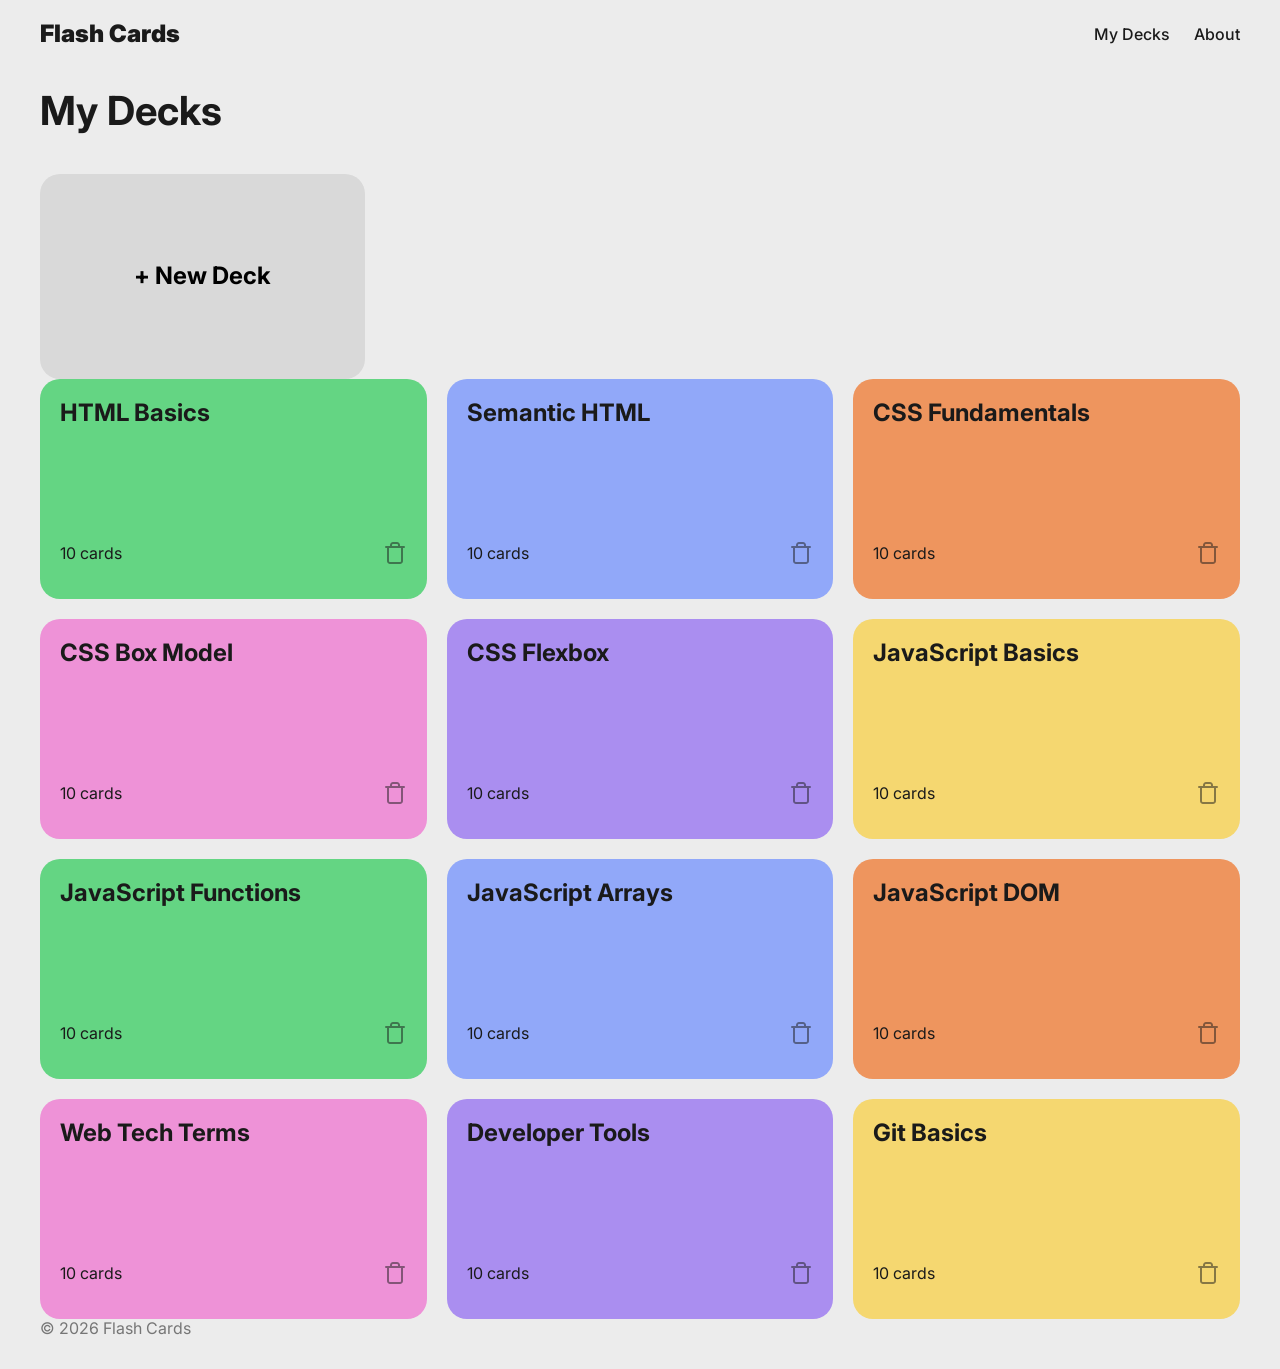
<file: Project/index.html>
<!DOCTYPE html>
<html lang="en">
<head>
    <meta charset="UTF-8">
    <meta name="viewport" content="width=device-width, initial-scale=1.0">
    <title>Flash Cards</title>
    <link rel="icon" href="./favicon.ico">
    <link rel="stylesheet" href="./assets/vendor/normalize.css">
    <link rel="stylesheet" href="./assets/css/style.css">
    <link href="https://fonts.googleapis.com/css2?family=Inter:wght@400;500;700;900&display=swap" rel="stylesheet">
</head>
<body class="page">

    <header class="header">
        <h1 class="header__title">
            <a href="#home" class="header__link">Flash Cards</a>
        </h1>
        <nav class="nav">
            <ul class="nav__links">
                <li><a href="#home" class="nav__link">My Decks</a></li>
                <li><a href="#about" class="nav__link">About</a></li>
            </ul>
        </nav>
    </header>

    <main class="page__main-content">
        <!-- Home View -->
        <section id="home" class="decks">
            <h2 class="decks__title">My Decks</h2>
         

            <template id="deck-template">
                <li class="deck">
                    <a href="#" class="deck__link"></a>
                    <h3 class="deck__title"></h3>
                    <div class="deck__row">
                        <p class="deck__count"></p>
                        <button class="deck__delete-btn" type="button" aria-label="Delete this deck"></button>
                    </div>
                </li>
            </template>

            <button class="decks__new-deck-btn" type="button">+ New Deck</button>
        <ul class="decks__list"></ul>
        </section>

        <!-- Carousel View -->
        <section id="carousel" class="carousel">
            <h2 class="carousel__title"></h2>
            
            <div class="carousel__row">
                <button type="button" class="carousel__btn carousel__btn_type_left" aria-label="Previous card"></button>
                
                <div class="carousel__card">
                    <p class="carousel__card-text"></p>
                </div>
                
                <button type="button" class="carousel__btn carousel__btn_type_right" aria-label="Next card"></button>
            </div>
            
            <button type="button" class="carousel__btn carousel__btn_type_flip" aria-label="Flip card"></button>
        </section>

        <!-- 404 View -->
        <section id="not-found" class="not-found">
            <h2>404 Not Found</h2>
            <p>The page you're looking for doesn't exist.</p>
            <a href="#home">← Return to My Decks</a>
        </section>
    </main>

    <footer class="footer">
        <p class="footer__text">© 2026 Flash Cards</p>
    </footer>

    <script type="module" src="./assets/js/index.js"></script>
</body>
</html>
</file>
<file: Project/assets/css/style.css>
/* ========================= GENERAL ========================= */
.page {
    font-family: Inter, Arial, Helvetica, sans-serif;
    color: #1a1a1a;
    background-color: #ececec;
    max-width: 1440px;
    margin: 0 auto;
    padding: 20px 40px 0;
    min-height: 100vh;
    display: flex;
    flex-direction: column;
    box-sizing: border-box;
}

.page__main-content { flex-grow: 1; margin-top: 40px; }
.page__main-content_type_carousel { margin-top: 106px; }

/* Header & Nav */
.header {
    display: flex;
    justify-content: space-between;
    align-items: center;
}

.header__title {
    margin: 0;
    font-weight: 900;
    font-size: 24px;
}

.header__link { color: inherit; text-decoration: none; }

.nav__links {
    list-style: none;
    margin: 0;
    padding: 0;
    display: flex;
    gap: 24px;
}

.nav__link {
    font-weight: 500;
    font-size: 16px;
    color: inherit;
    text-decoration: none;
}

.nav__link:hover {
    text-decoration: underline;
}

/* Decks */
.decks__title {
    margin: 0 0 40px;
    font-weight: 700;
    font-size: 40px;
}

.decks__list {
    margin: 0;
    padding: 0;
    list-style: none;
    display: grid;
    grid-template-columns: repeat(auto-fill, minmax(325px, 1fr));
    gap: 20px;
}

.deck {
    border-radius: 20px;
    padding: 20px;
    height: 180px;
    display: flex;
    flex-direction: column;
    justify-content: space-between;
    position: relative;
}

.deck__title { margin: 0; font-size: 24px; font-weight: 700; }
.deck__row { display: flex; justify-content: space-between; align-items: center; }

.deck__delete-btn {
    width: 24px;
    height: 24px;
    background: transparent url("../images/delete.svg") center / 24px no-repeat;
    border: none;
    opacity: 0.5;
    cursor: pointer;
    z-index: 2;
}

.deck__link {
    position: absolute;
    inset: 0;
    z-index: 1;
}

/* Deck Colors */
.deck_color_green  { background-color: #64d583; }
.deck_color_blue   { background-color: #91a8f9; }
.deck_color_pink   { background-color: #ee92d7; }
.deck_color_purple { background-color: #aa8ef0; }
.deck_color_orange { background-color: #ee955e; }
.deck_color_yellow { background-color: #f5d770; }

/* New Deck Button */
.decks__new-deck-btn {
    width: 325px; 
    height: 205px;
    padding: 20px;
    background: #d9d9d9;
    border: none;
    border-radius: 20px;
    font-weight: 700;
    font-size: 24px;
    cursor: pointer;
}

.decks__new-deck-btn:hover {
    background-color: #c5c5c5;
}

/* ========================= CAROUSEL ========================= */
.carousel {
    display: grid;
    justify-content: center;
    align-items: center;
    gap: 32px;
}

.carousel__title {
    text-align: center;
    font-weight: 500;
    font-size: 14px;
    color: #1a1a1a80;
    margin: 0;
}

.carousel__row {
    display: flex;
    align-items: center;
    gap: 20px;
}

.carousel__card {
    position: relative;
    width: 440px;
    height: 300px;
    padding: 20px;
    display: flex;
    align-items: center;
    justify-content: center;
    border-radius: 20px;
    box-sizing: border-box;
}

.carousel__card-text {
    margin: 0;
    font-weight: 700;
    font-size: 32px;
    text-align: center;
    line-height: 1.3;
}

.carousel__btn {
    width: 44px;
    height: 44px;
    border: none;
    border-radius: 8px;
    background-color: #fff;
    background-repeat: no-repeat;
    background-position: center;
    background-size: 20px;
    opacity: 0.5;
    cursor: pointer;
}

.carousel__btn:hover { opacity: 1; }
.carousel__btn_disabled { opacity: 0.2; pointer-events: none; }

.carousel__btn_type_left  { background-image: url("../images/left.svg"); }
.carousel__btn_type_right { background-image: url("../images/right.svg"); }

.carousel__btn_type_flip {
    justify-self: center;
    background-image: url("../images/flip.svg");
}

/* Carousel Colors */
.carousel__card_color_green  { background-color: #64d583; }
.carousel__card_color_blue   { background-color: #91a8f9; }
.carousel__card_color_orange { background-color: #ee955e; }
.carousel__card_color_pink   { background-color: #ee92d7; }
.carousel__card_color_purple { background-color: #aa8ef0; }
.carousel__card_color_yellow { background-color: #f5d770; }
.carousel__card_color_white  { background-color: #fff; }

/* Footer */
.footer {
    margin-top: auto;
    padding-bottom: 32px;
}

.footer__text {
    margin: 0;
    color: #00000080;
    font-size: 16px;
}

/* 404 */
.not-found {
    text-align: center;
    padding: 80px 20px;
}
</file>
